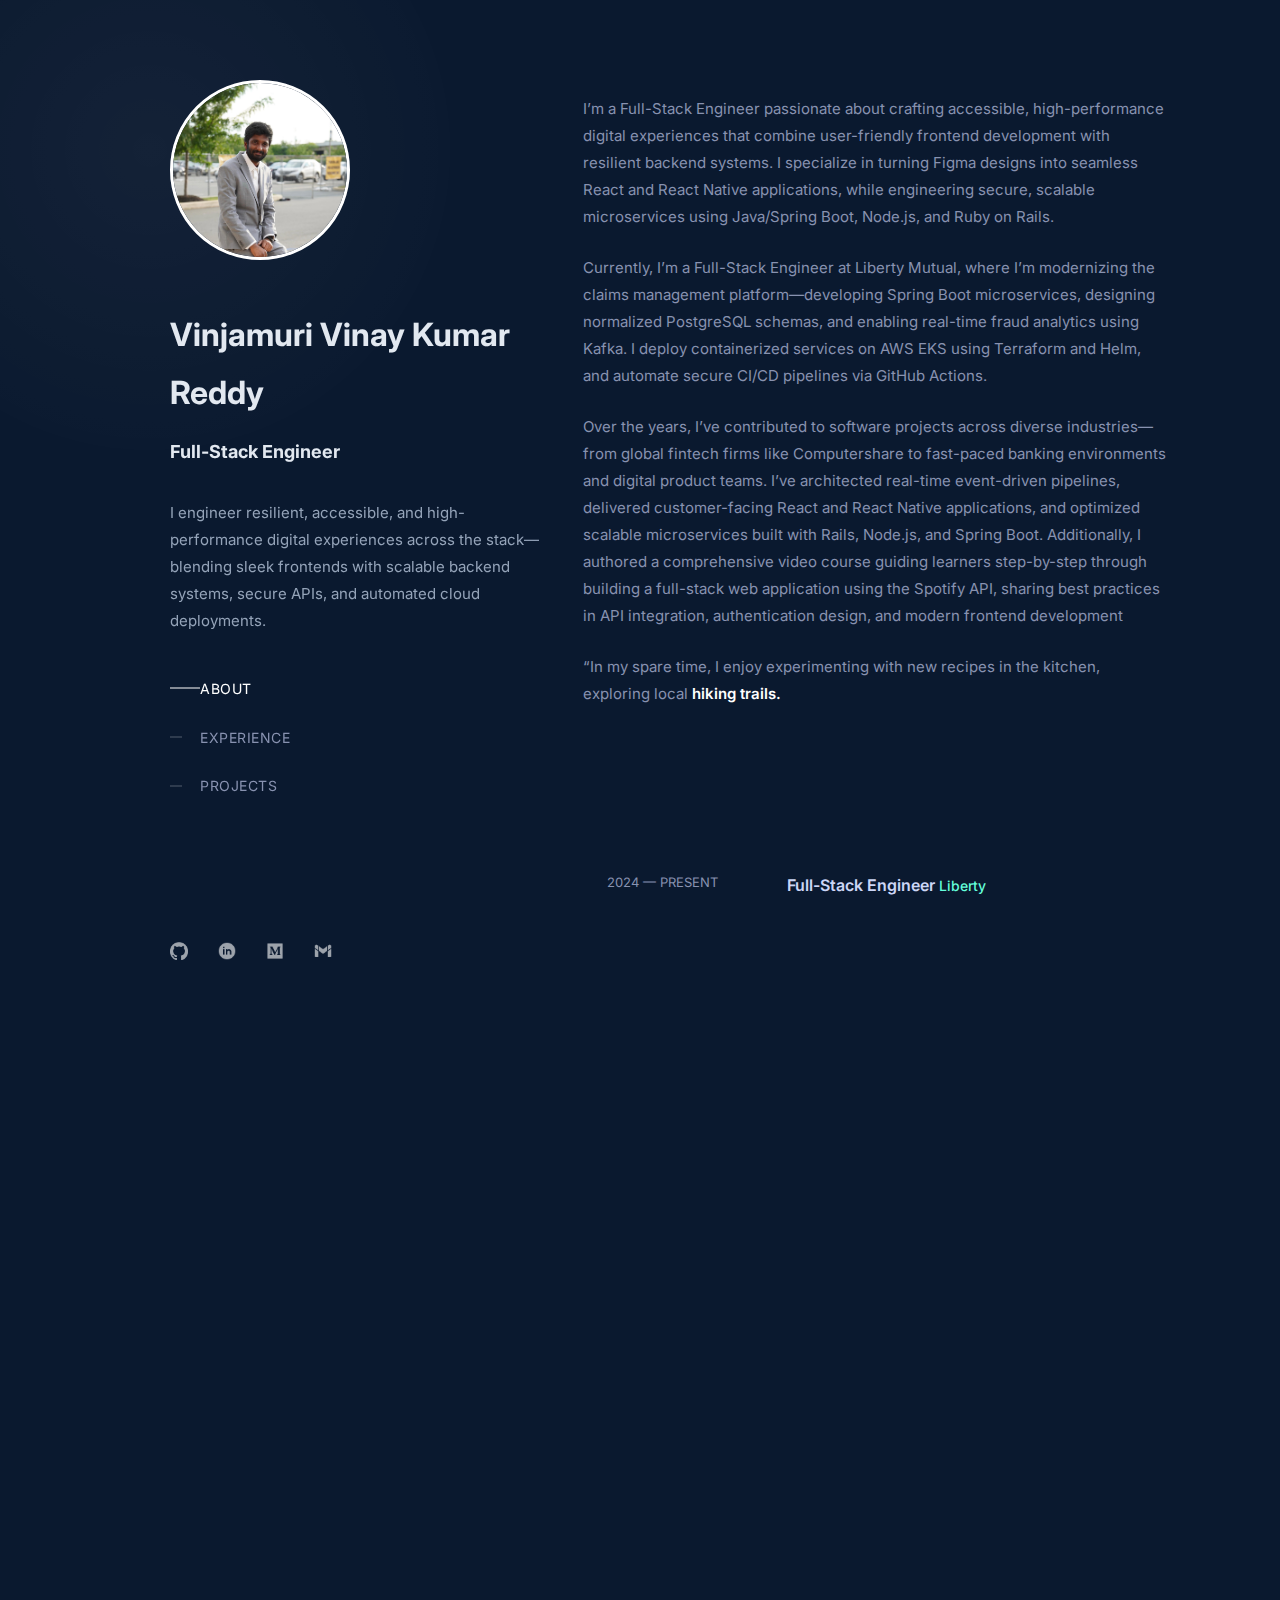
<file: index.html>
<!DOCTYPE html>
<html lang="en">
<head>
  <meta charset="UTF-8">
  <title>Vinay Reddy | Front End Developer</title>
  <meta name="viewport" content="width=device-width, initial-scale=1">
  <link 
    href="https://fonts.googleapis.com/css2?family=Inter:wght@400;500;600;700&display=swap" 
    rel="stylesheet"
  >
  <link rel="stylesheet" href="style.css">
</head>
<body>
    <div class="spotlight"></div>
  <div class="container">
    <aside class="sidebar">
      <div class="intro">
        <img src="icons/pic.jpeg" alt="Vinay Reddy" class="profile-pic">
        <h1>Vinjamuri Vinay Kumar Reddy</h1>
        <h2>Full-Stack Engineer</h2>
        <p>I engineer resilient, accessible, and high-performance digital experiences across the stack—blending 
          sleek frontends with scalable backend systems, secure APIs, and automated cloud deployments.
</p>
      </div>

      <nav class="menu">
        <ul>
          <li><a href="#about"      class="menu-link">ABOUT</a></li>
          <li><a href="#experience" class="menu-link">EXPERIENCE</a></li>
          <li><a href="#projects"   class="menu-link">PROJECTS</a></li>
        </ul>
      </nav>

      <div class="social-icons">
        <a href="https://github.com/V0130" target="_blank" rel="noopener noreferrer" 
        class="tooltip" data-label="GitHub">
          <img src="icons/github-mark-white.png" alt="GitHub"></a>
        <a href="https://www.linkedin.com/in/vinay-kumar-reddy-vinjamuri-612b54150/" target="_blank" rel="noopener noreferrer" 
         class="tooltip" data-label="LinkedIn">
          <img src="icons/linkedin-new.png"       alt="LinkedIn"></a>
        <a href="https://medium.com/@vinayreddy0199" target="_blank" rel="noopener noreferrer" 
         class="tooltip" data-label="Medium">
          <img src="icons/medium-new.png"   alt="Medium"></a>
        <a href="https://mail.google.com/" target="_blank" rel="noopener noreferrer" 
         class="tooltip" data-label="gmail">
          <img src="icons/new gmail.png"          alt="Gmail"></a>
      </div>
    </aside>

    <main class="content">
      <!-- ABOUT -->
      <section id="about">
        <p>
         I’m a Full-Stack Engineer passionate about crafting accessible, high-performance digital experiences that combine user-friendly 
         frontend development with resilient backend systems. I specialize in turning Figma designs into seamless React and React Native
          applications, while engineering secure, scalable microservices using Java/Spring Boot, Node.js, and Ruby on Rails.
        </p>
        <p>
        Currently, I’m a Full-Stack Engineer at Liberty Mutual, where I’m modernizing the claims management platform—developing Spring 
        Boot microservices, designing normalized PostgreSQL schemas, and enabling real-time fraud analytics using Kafka. I deploy 
        containerized services on AWS EKS using Terraform and Helm, and automate secure CI/CD pipelines via GitHub Actions. 

        </p>
        <p>
        Over the years, I’ve contributed to software projects across diverse industries—from global fintech firms like 
        Computershare to fast-paced banking environments and digital product teams. I’ve architected real-time event-driven pipelines,
        delivered customer-facing React and React Native applications, and optimized scalable microservices built with Rails, Node.js, 
        and Spring Boot. Additionally, I authored a comprehensive video course guiding learners step-by-step through building a full-stack 
        web application using the Spotify API, sharing best practices in API integration, authentication design, and modern frontend development
        </p>
        <p>
         “In my spare time, I enjoy experimenting with new recipes in the kitchen, exploring local
          <span class="highlight">hiking trails.</span>


        </p>
      </section>

      <!-- EXPERIENCE -->
      <section id="experience">
        <div class="experience-card">
          <div class="experience-date">2024 — PRESENT</div>
          <div class="experience-content">
            <h3>Full-Stack Engineer<a href="https://www.libertymutual.com/" class="company-link"> Liberty </a></h3>
            <p>
            Modernize Liberty Mutual’s claims management platform by engineering Spring Boot microservices and React.js interfaces that 
            handle high-volume policy and claims operations. Design normalized PostgreSQL schemas, integrate Kafka pipelines for real-time 
            fraud detection, and secure workflows with OAuth2 and JWT. Deploy containerized services on AWS EKS using Helm and Terraform,
            while automating CI/CD pipelines via GitHub Actions for continuous delivery with built-in testing and rollback support.


            </p>
            <div class="badges">
                <a href="#" class="badge-button">React.js</a>
                <a href="#" class="badge-button">Java / Spring Boot</a>
                <a href="#" class="badge-button">Kafka</a>
                <a href="#" class="badge-button">GitHub Actions</a>

            </div>

          </div>
        </div>

        <div class="experience-card">
          <div class="experience-date">2023 — 2024</div>
          <div class="experience-content">
            <h3>
               Full-Stack Mobile Engineer· 
              <a href="https://www.computershare.com/us" target="_blank" class="company-link">Computershare</a>
            </h3>
            
            <p>
              Developed the React Native Investor Center app—translating Figma designs into pixel-perfect, 
              accessible interfaces and integrating OAuth2/JWT flows to safeguard user data. Collaborated closely 
              with product and design teams to refine the UX, mentored junior engineers on best practices, and streamlined CI/CD 
              deployments with GitHub Actions.
            </p>
                <div class="badges">
                    <a href="#" class="badge-button">JavaScript</a>
                    <a href="#" class="badge-button">TypeScript</a>
                    <a href="#" class="badge-button">React</a>
                    <a href="#" class="badge-button">Figma</a>
                    <a href="#" class="badge-button">OAuth2 / JWT</a>
                    <a href="#" class="badge-button">GitHub Actions</a>
                </div>

          </div>
        </div>

        <div class="experience-card">
          <div class="experience-date">2022 — 2023</div>
          <div class="experience-content">
            <h3>
                Web Developer
              <a href="https://www.truist.com/" target="_blank" class="company-link">Truist</a>
            </h3>
            <p>
              Build and maintain critical components used to construct Truist’s customer-facing frontend across web and mobile banking platforms. 
              Collaborate with designers, product managers, and QA to implement and champion best practices in web accessibility (WCAG 2.1), ensuring an inclusive experience for all users.
            </p>
            <div class="badges">
                <a href="#" class="badge-button">JavaScript</a>
                <a href="#" class="badge-button">TypeScript</a>
                <a href="#" class="badge-button">React</a>
                <a href="#" class="badge-button">Storybook</a>
             </div>

          </div>
        </div>


         <div class="experience-card">
          <div class="experience-date">2020 — 2021</div>
          <div class="experience-content">
            <h3>
                Software Engineer 
              <a href="https://www.truist.com/" target="_blank" class="company-link">Comerica Bank</a>
            </h3>
            <p>
              Build and maintain critical components used to construct Comerica’s frontend experience, spanning online banking dashboards and 
              customer support portals. Partner with UX designers, product owners, and QA engineers to embed WCAG 2.1
              AA–compliant patterns into every feature, from form controls to data visualizations. Lead accessibility audits using axe-core
              and Lighthouse, drive remediation efforts, and evangelize inclusive design through brown-bag sessions and documentation
            </p>
            <div class="badges">
                <a href="#" class="badge-button">JavaScript</a>
                <a href="#" class="badge-button">TypeScript</a>
                <a href="#" class="badge-button">React</a>
                <a href="#" class="badge-button">Jest & React Testing Library</a>
             </div>

          </div>
        </div>




         <div class="experience-card">
          <div class="experience-date">2019 — 2020</div>
          <div class="experience-content">
            <h3>
                Frontend Developer
              <a href="https://www.tecnics.com/" target="_blank" class="company-link">TecPMS</a>
            </h3>
            <p>
              Build and maintain critical components used to construct TecPMS’s frontend experience, spanning client portals
              and internal dashboards. Partner with UX designers, product managers, and QA to embed WCAG 2.1 AA–compliant patterns 
              into every feature, from custom form controls to interactive data tables. Lead accessibility audits using axe-core and 
              Lighthouse, drive remediation efforts, and evangelize inclusive design through workshops and living documentation.
            <div class="badges">
                <a href="#" class="badge-button">JavaScript</a>
                <a href="#" class="badge-button">TypeScript</a>
                <a href="#" class="badge-button">React</a>
                
             </div>

          </div>
        </div>




        <div class="experience-card">
          <div class="experience-date">2018 — 2018</div>
          <div class="experience-content">
            <h3>
                Software Developer Intern
              <a href="https://www.techmahindra.com/" target="_blank" class="company-link">Tech Mahindra</a>
            </h3>
            <p>
              Designed and developed automated test suites for web applications using Selenium WebDriver and Java, ensuring cross-browser 
              compatibility and UI consistency. Built and maintained TestNG-based frameworks, integrated with Jenkins for CI/CD to catch 
              regressions early. Collaborated with developers and product owners to define test plans, wrote detailed defect reports in JIRA, 
              and verified fixes through manual and automated checks.
            </p>
            <div class="badges">
                <a href="#" class="badge-button">JavaScript</a>
                <a href="#" class="badge-button">TypeScript</a>
                <a href="#" class="badge-button">SQL</a>
                <a href="#" class="badge-button">HTML</a>
             </div>

          </div>
        </div>

        <div class="resume-link">
          <a href="icons/resume.doc (2).docx" target="_blank" rel="noopener noreferrer">
            Download cv ↗
          </a>
        </div>
      </section>

      <!-- PROJECTS
      <section id="projects">
        <h3>Selected Projects</h3>
        <p>
          Showcase coming soon. Stay tuned!<br><br>
          I’m a developer passionate about crafting accessible, pixel-perfect user interfaces that blend design with robust engineering.
          My favorite work lies at the intersection of design and development, creating experiences that not only look great but
          are meticulously built for performance and usability.<br><br>
          Currently, I'm a Senior Front-End Engineer at Klaviyo, specializing in accessibility. I contribute to UI component development,
          ensuring our platform meets web accessibility standards to deliver an inclusive user experience.<br><br>
          In the past, I’ve developed software across advertising agencies, large corporations, start-ups, and small digital studios.
          I also released a comprehensive video course guiding learners through building a web app with the Spotify API.<br><br>
          In my spare time, I climb, read, hang out with my wife and two cats, or run around Hyrule searching for Korok seeds.
        </p>
      </section> -->
    </main>
  </div>
  </div>




<script>
document.addEventListener('DOMContentLoaded', () => {
  const sections = document.querySelectorAll('main.content section');
  const links    = document.querySelectorAll('.menu-link');

  const obsOptions = {
    root: null,               // viewport
    rootMargin: '0px 0px -50% 0px', // bottom margin pulls trigger to mid-screen
    threshold: 0
  };

  const obsCallback = (entries) => {
    entries.forEach(entry => {
      if (entry.isIntersecting) {
        const id = entry.target.id;
        links.forEach(link => {
          link.classList.toggle(
            'active',
            link.getAttribute('href') === `#${id}`
          );
        });
      }
    });
  };

  const observer = new IntersectionObserver(obsCallback, obsOptions);
  sections.forEach(sec => observer.observe(sec));
});


// Make entire experience-card clickable
  document.querySelectorAll('.experience-card').forEach(card => {
    const link = card.querySelector('.company-link');
    if (!link) return;

    card.style.cursor = 'pointer';
    card.addEventListener('click', () => {
      window.open(link.href, '_blank');
    });

    link.addEventListener('click', e => e.stopPropagation());
  });



const spot = document.querySelector('.spotlight');
    window.addEventListener('mousemove', e => {
      spot.style.transform = `translate(${e.clientX}px, ${e.clientY}px)`;
    });




</script>

</body>
</html>


</body>
</html>
</file>
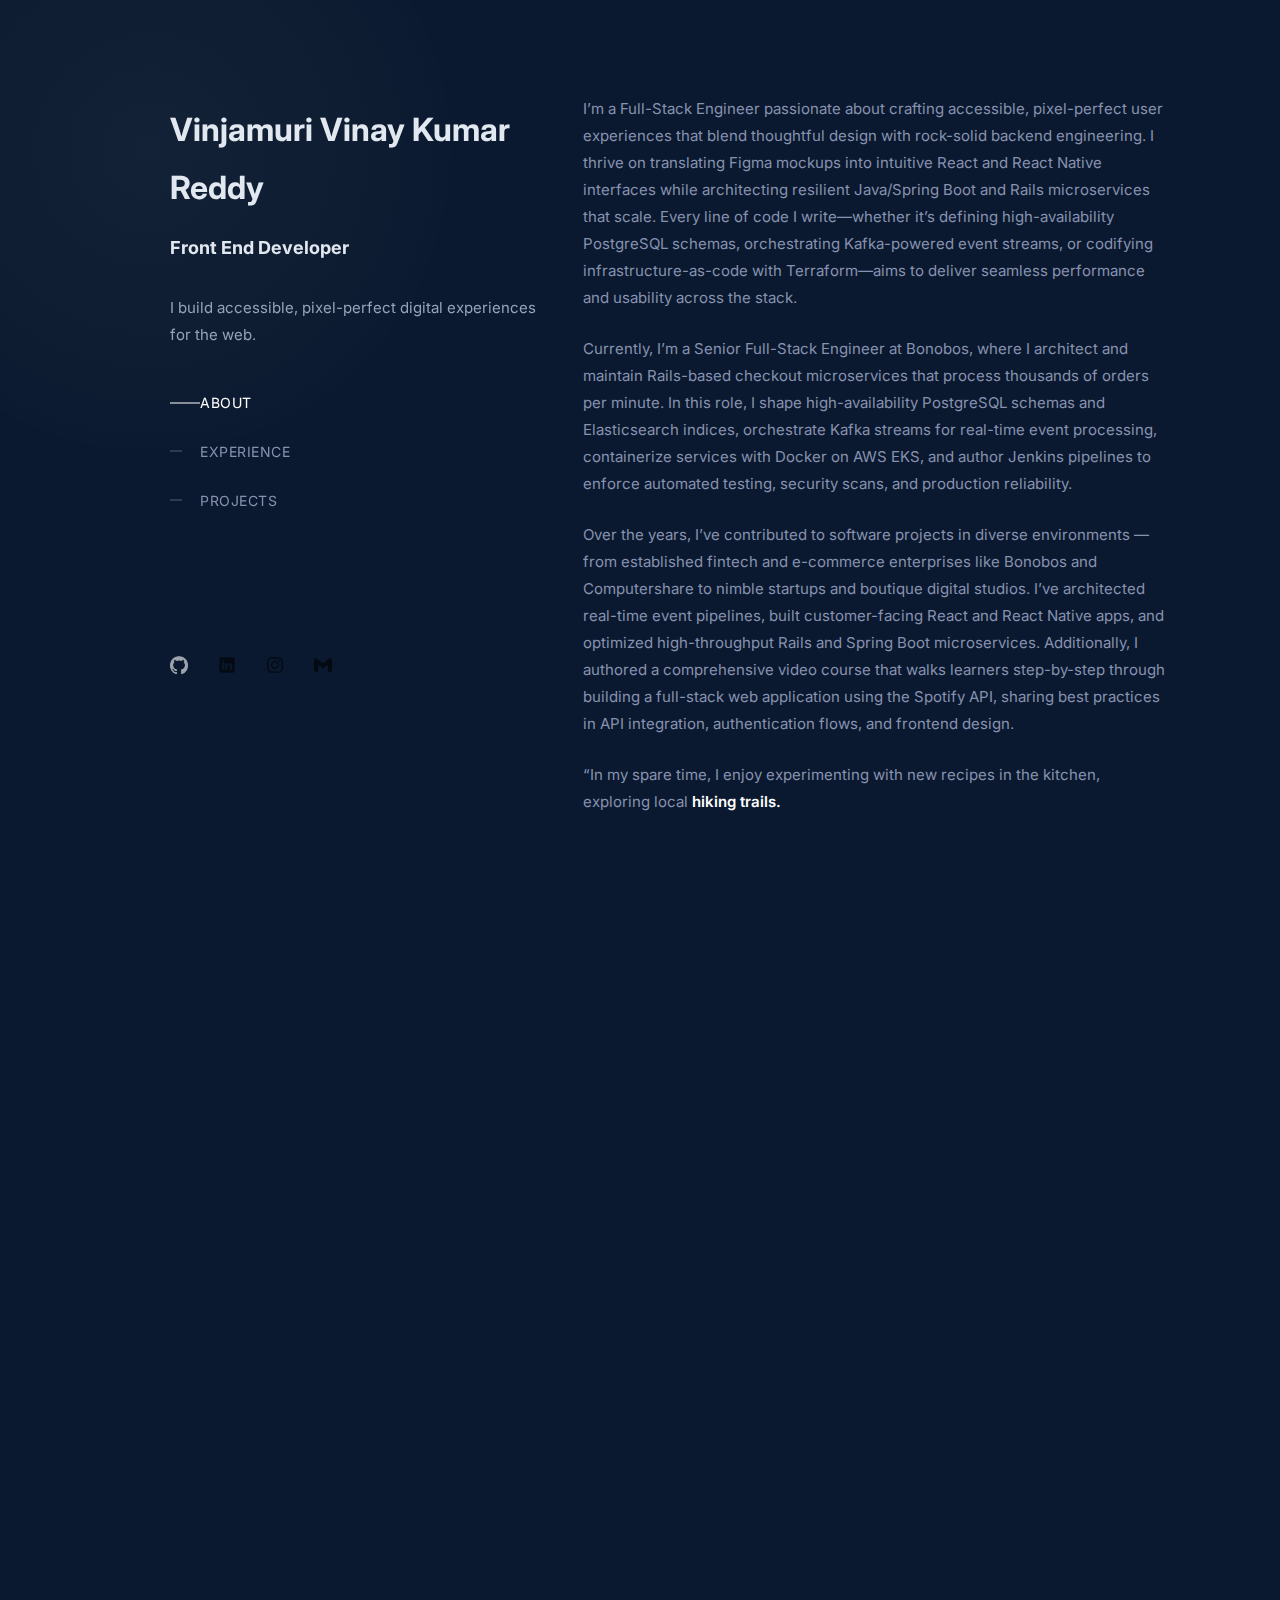
<file: portfolio.html>
<!DOCTYPE html>
<html lang="en">
<head>
  <meta charset="UTF-8">
  <title>Vinay Reddy | Front End Developer</title>
  <meta name="viewport" content="width=device-width, initial-scale=1">
  <link 
    href="https://fonts.googleapis.com/css2?family=Inter:wght@400;500;600;700&display=swap" 
    rel="stylesheet"
  >
  <link rel="stylesheet" href="style.css">
</head>
<body>
    <div class="spotlight"></div>
  <div class="container">
    <aside class="sidebar">
      <div class="intro">
        <h1>Vinjamuri Vinay Kumar Reddy</h1>
        <h2>Front End Developer</h2>
        <p>I build accessible, pixel-perfect digital experiences for the web.</p>
      </div>

      <nav class="menu">
        <ul>
          <li><a href="#about"      class="menu-link">ABOUT</a></li>
          <li><a href="#experience" class="menu-link">EXPERIENCE</a></li>
          <li><a href="#projects"   class="menu-link">PROJECTS</a></li>
        </ul>
      </nav>

      <div class="social-icons">
        <a href="https://github.com/" target="_blank" rel="noopener noreferrer" 
        class="tooltip" data-label="GitHub">
          <img src="icons/github-mark-white.png" alt="GitHub"></a>
        <a href="https://www.linkedin.com/feed/" target="_blank" rel="noopener noreferrer" 
         class="tooltip" data-label="LinkedIn">
          <img src="icons/download (1).png"       alt="LinkedIn"></a>
        <a href="https://www.instagram.com/" target="_blank" rel="noopener noreferrer" 
         class="tooltip" data-label="Instagram">
          <img src="icons/instagram-brands.svg"   alt="Instagram"></a>
        <a href="https://mail.google.com/" target="_blank" rel="noopener noreferrer" 
         class="tooltip" data-label="gmail">
          <img src="icons/gmail (1).svg"          alt="Gmail"></a>
      </div>
    </aside>

    <main class="content">
      <!-- ABOUT -->
      <section id="about">
        <p>
         I’m a Full-Stack Engineer passionate about crafting accessible, pixel-perfect user experiences that blend thoughtful
          design with rock-solid backend engineering. I thrive on translating Figma mockups into intuitive React and React Native
           interfaces while architecting resilient Java/Spring Boot and Rails microservices that scale. Every line of code 
           I write—whether it’s defining high-availability PostgreSQL schemas, orchestrating Kafka-powered event streams, 
           or codifying infrastructure-as-code with Terraform—aims to deliver seamless performance and usability across the stack.
        </p>
        <p>
         Currently, I’m a Senior Full-Stack Engineer at Bonobos, where I architect and maintain Rails-based checkout microservices 
         that process thousands of orders per minute. In this role, I shape high-availability PostgreSQL schemas and Elasticsearch indices, 
         orchestrate Kafka streams for real-time event processing, containerize services with Docker on AWS EKS, and author 
         Jenkins pipelines to enforce automated testing, security scans, and production reliability.

        </p>
        <p>
          Over the years, I’ve contributed to software projects in diverse environments — from established fintech and e-commerce 
          enterprises like Bonobos and Computershare to nimble startups and boutique digital studios. I’ve architected real-time 
          event pipelines, built customer-facing React and React Native apps, and optimized high-throughput Rails and Spring Boot microservices.
           Additionally, I authored a comprehensive video course that walks learners step-by-step through building a full-stack web application
            using the Spotify API, sharing best practices in API integration, authentication flows, and frontend design.
        </p>
        <p>
         “In my spare time, I enjoy experimenting with new recipes in the kitchen, exploring local
          <span class="highlight">hiking trails.</span>


        </p>
      </section>

      <!-- EXPERIENCE -->
      <section id="experience">
        <div class="experience-card">
          <div class="experience-date">2024 — PRESENT</div>
          <div class="experience-content">
            <h3>Full-Stack Engineer<a href="https://bonobos.com/" class="company-link"> Bonobos ↗</a></h3>
            <p>
              Architect and maintain Rails-based checkout microservices that process thousands of orders per minute—shaping high-availability 
              PostgreSQL schemas, Elasticsearch indices, and Kafka streams for real-time reliability. Containerize services with Docker on AWS EKS, 
              and author Jenkins pipelines to automate testing, security scans, and production rollouts.
            </p>
            <div class="badges">
                <a href="#" class="badge-button">Ruby on Rails</a>
                <a href="#" class="badge-button">PostgreSQL</a>
                <a href="#" class="badge-button">Kafka</a>
                <a href="#" class="badge-button">TypeScript</a>
                <a href="#" class="badge-button">JavaScript</a>

            </div>

          </div>
        </div>

        <div class="experience-card">
          <div class="experience-date">2023 — 2024</div>
          <div class="experience-content">
            <h3>
               Full-Stack Mobile Engineer· 
              <a href="https://www.computershare.com/us" target="_blank" class="company-link">Computershare</a>
            </h3>
            
            <p>
              Developed the React Native Investor Center app—translating Figma designs into pixel-perfect, 
              accessible interfaces and integrating OAuth2/JWT flows to safeguard user data. Collaborated closely 
              with product and design teams to refine the UX, mentored junior engineers on best practices, and streamlined CI/CD 
              deployments with GitHub Actions.
            </p>
                <div class="badges">
                    <a href="#" class="badge-button">JavaScript</a>
                    <a href="#" class="badge-button">TypeScript</a>
                    <a href="#" class="badge-button">React</a>
                    <a href="#" class="badge-button">Figma</a>
                    <a href="#" class="badge-button">OAuth2 / JWT</a>
                    <a href="#" class="badge-button">GitHub Actions</a>
                </div>

          </div>
        </div>

        <div class="experience-card">
          <div class="experience-date">2022 — 2023</div>
          <div class="experience-content">
            <h3>
                Web Developer
              <a href="https://www.truist.com/" target="_blank" class="company-link">Truist</a>
            </h3>
            <p>
              Build and maintain critical components used to construct Truist’s customer-facing frontend across web and mobile banking platforms. 
              Collaborate with designers, product managers, and QA to implement and champion best practices in web accessibility (WCAG 2.1), ensuring an inclusive experience for all users.
            </p>
            <div class="badges">
                <a href="#" class="badge-button">JavaScript</a>
                <a href="#" class="badge-button">TypeScript</a>
                <a href="#" class="badge-button">React</a>
                <a href="#" class="badge-button">Storybook</a>
             </div>

          </div>
        </div>


         <div class="experience-card">
          <div class="experience-date">2020 — 2021</div>
          <div class="experience-content">
            <h3>
                Software Engineer 
              <a href="https://www.truist.com/" target="_blank" class="company-link">Comerica Bank</a>
            </h3>
            <p>
              Build and maintain critical components used to construct Comerica’s frontend experience, spanning online banking dashboards and 
              customer support portals. Partner with UX designers, product owners, and QA engineers to embed WCAG 2.1
              AA–compliant patterns into every feature, from form controls to data visualizations. Lead accessibility audits using axe-core
              and Lighthouse, drive remediation efforts, and evangelize inclusive design through brown-bag sessions and documentation
            </p>
            <div class="badges">
                <a href="#" class="badge-button">JavaScript</a>
                <a href="#" class="badge-button">TypeScript</a>
                <a href="#" class="badge-button">React</a>
                <a href="#" class="badge-button">Jest & React Testing Library</a>
             </div>

          </div>
        </div>




         <div class="experience-card">
          <div class="experience-date">2019 — 2020</div>
          <div class="experience-content">
            <h3>
                Frontend Developer
              <a href="https://www.tecnics.com/" target="_blank" class="company-link">TecPMS</a>
            </h3>
            <p>
              Build and maintain critical components used to construct TecPMS’s frontend experience, spanning client portals
              and internal dashboards. Partner with UX designers, product managers, and QA to embed WCAG 2.1 AA–compliant patterns 
              into every feature, from custom form controls to interactive data tables. Lead accessibility audits using axe-core and 
              Lighthouse, drive remediation efforts, and evangelize inclusive design through workshops and living documentation.
            <div class="badges">
                <a href="#" class="badge-button">JavaScript</a>
                <a href="#" class="badge-button">TypeScript</a>
                <a href="#" class="badge-button">React</a>
                
             </div>

          </div>
        </div>




        <div class="experience-card">
          <div class="experience-date">2018 — 2018</div>
          <div class="experience-content">
            <h3>
                Software Developer Intern
              <a href="https://www.techmahindra.com/" target="_blank" class="company-link">Tech Mahindra</a>
            </h3>
            <p>
              Designed and developed automated test suites for web applications using Selenium WebDriver and Java, ensuring cross-browser 
              compatibility and UI consistency. Built and maintained TestNG-based frameworks, integrated with Jenkins for CI/CD to catch 
              regressions early. Collaborated with developers and product owners to define test plans, wrote detailed defect reports in JIRA, 
              and verified fixes through manual and automated checks.
            </p>
            <div class="badges">
                <a href="#" class="badge-button">JavaScript</a>
                <a href="#" class="badge-button">TypeScript</a>
                <a href="#" class="badge-button">SQL</a>
                <a href="#" class="badge-button">HTML</a>
             </div>

          </div>
        </div>

        <div class="resume-link">
          <a href="icons/resume.doc.docx" target="_blank" rel="noopener noreferrer">
            View Full Résumé ↗
          </a>
        </div>
      </section>

      <!-- PROJECTS
      <section id="projects">
        <h3>Selected Projects</h3>
        <p>
          Showcase coming soon. Stay tuned!<br><br>
          I’m a developer passionate about crafting accessible, pixel-perfect user interfaces that blend design with robust engineering.
          My favorite work lies at the intersection of design and development, creating experiences that not only look great but
          are meticulously built for performance and usability.<br><br>
          Currently, I'm a Senior Front-End Engineer at Klaviyo, specializing in accessibility. I contribute to UI component development,
          ensuring our platform meets web accessibility standards to deliver an inclusive user experience.<br><br>
          In the past, I’ve developed software across advertising agencies, large corporations, start-ups, and small digital studios.
          I also released a comprehensive video course guiding learners through building a web app with the Spotify API.<br><br>
          In my spare time, I climb, read, hang out with my wife and two cats, or run around Hyrule searching for Korok seeds.
        </p>
      </section> -->
    </main>
  </div>
  </div>




<script>
document.addEventListener('DOMContentLoaded', () => {
  const sections = document.querySelectorAll('main.content section');
  const links    = document.querySelectorAll('.menu-link');

  const obsOptions = {
    root: null,               // viewport
    rootMargin: '0px 0px -50% 0px', // bottom margin pulls trigger to mid-screen
    threshold: 0
  };

  const obsCallback = (entries) => {
    entries.forEach(entry => {
      if (entry.isIntersecting) {
        const id = entry.target.id;
        links.forEach(link => {
          link.classList.toggle(
            'active',
            link.getAttribute('href') === `#${id}`
          );
        });
      }
    });
  };

  const observer = new IntersectionObserver(obsCallback, obsOptions);
  sections.forEach(sec => observer.observe(sec));
});


// Make entire experience-card clickable
  document.querySelectorAll('.experience-card').forEach(card => {
    const link = card.querySelector('.company-link');
    if (!link) return;

    card.style.cursor = 'pointer';
    card.addEventListener('click', () => {
      window.open(link.href, '_blank');
    });

    link.addEventListener('click', e => e.stopPropagation());
  });



const spot = document.querySelector('.spotlight');
    window.addEventListener('mousemove', e => {
      spot.style.transform = `translate(${e.clientX}px, ${e.clientY}px)`;
    });




</script>

</body>
</html>


</body>
</html>
</file>
<file: style.css>
*{
    box-sizing: border-box;
}

:root {
  --bg: #0a192f;
  --text-main: #ccd6f6;
  --text-light: #8892b0;
  --accent: #64ffda;
  --badge-bg: rgba(100, 255, 218, 0.1);
  --font: 'Inter', sans-serif;
}

/* Layout base */
html, body {
  margin: 0;
  padding: 0;
  height: 100%;
  font-family: var(--font);
  background-color: var(--bg);
  color: var(--text-main);
  font-size: 16px;
  line-height: 1.8;
  overflow-x: hidden; /* ✅ prevent horizontal scroll only */
}



.container {
  max-width: 1200px;
  margin: 0 auto;
  padding: 0 32px;
  box-sizing: border-box;
  display: flex;
  flex-direction: row;
  gap: 40px;
  width: 100%;
  flex-wrap: wrap;
}

/* =================== SIDEBAR =================== */
.sidebar {
  width: 30%;
  min-width: 260px;
  padding: 80px 0;
  position: fixed;
  left: 170px;
  top: 0;
  bottom: 0;
}


.sidebar h1 {
  font-size: 32px;
  font-weight: 700;
  margin-bottom: 10px;
  color: #E2E8F0;
}

.sidebar h2 {
  font-size: 18px;
  /* color: var(--text-light); */
  color: #E2E8F0;
  margin-bottom: 30px;
}

.sidebar p {
  color: #94a3b8;
  margin-bottom: 40px;
  font-size: 15px;
}

/* Sidebar nav */
.menu ul {
  list-style: none;
  padding-left: 0;
  margin: 0 0 40px;
}

.menu ul li {
  margin-bottom: 20px;
}

.menu-link {
  position: relative;
  display: inline-block;
  color: var(--text-light);
  text-decoration: none;
  font-size: 14px;
  letter-spacing: 0.5px;
  padding-left: 30px;
  transition: all 0.3s ease;
}

.menu-link::before {
  content: '';
  position: absolute;
  left: 0;
  top: 50%;
  transform: translateY(-50%);
  height: 1px;
  width: 12px;
  background-color: rgba(255, 255, 255, 0.3);
  transition: all 0.3s ease;
}

.menu-link:hover {
  color: #ffffff;
  padding-left: 38px;
}

.menu-link:hover::before {
  width: 30px;
  background-color: #ffffff;
}

.menu-link.active {
  color: #ffffff;
}

.menu-link.active::before {
  width: 30px;
  background-color: #ffffff;
}

.social-icons {
  display: flex;
  gap: 30px;
  padding-top: 100px;
}

.social-icons a {
  display: inline-block;
  transition: transform 0.2s ease, filter 0.2s ease;
}

.social-icons img {
  width: 18px;
  height: 18px;
  opacity: 0.6;
  transition: opacity 0.3s ease, transform 0.3s ease;
}

.social-icons img:hover {
  opacity: 1;
  transform: scale(1.1);
}


/* =================== CONTENT =================== */
.content {
  width: 65%;
  margin-left: 45%;        /* ✅ This aligns the content next to the fixed sidebar */
  padding: 80px 80px 80px 80px;
  height: auto;            /* ✅ Important: remove fixed height */
  overflow-y: visible;     /* ✅ Let body handle scrolling */
  scroll-behavior: smooth;
}



.content section {
  margin-bottom: 80px;
}

/* Paragraphs */
.content p {
  font-size: 15px;
  color: var(--text-light);
  max-width: 680px;
  margin-bottom: 24px;
}

.highlight {
  color:white;               /* Bright teal accent */
  font-weight: 600;
  position: relative;
}

.highlight::after {
  content: '';
  position: absolute;
  bottom: -2px;
  left: 0;
  width: 100%;
  height: 1px;
  /* background-color: #64ffda; */
  opacity: 0.3;
}






/* Experience section */
#experience {
  padding-top: 60px;
}

/* Unified card container for both date + content */
.experience-card {
  display: flex;
  gap: 20px;
  align-items: flex-start;
  padding: 24px;
  border-radius: 12px;
  transition: background 0.3s ease, box-shadow 0.3s ease;
  margin-bottom: 40px;
}

/* Only on hover: background + border appears */
.experience-card:hover {
  background: rgba(100, 255, 218, 0.05); /* faded box */
  box-shadow: 0 0 0 1px rgba(100, 255, 218, 0.2); /* subtle border */
}

.experience-date {
  width: 160px;
  font-size: 13px;
  color: var(--text-light);
  flex-shrink: 0;
}

.experience-content h3 {
  font-size: 16px;
  margin: 0 0 8px;
  font-weight: 600;
  transition: color 0.3s ease;
}

.experience-card:hover h3 {
  color: var(--accent); /* sky blue on hover */
}

.experience-content p {
  font-size: 14px;
  color: var(--text-light);
  margin: 10px 0 16px;
  line-height: 1.6;
  max-width: 640px;
}

.experience-content a {
  text-decoration: none;
  color: var(--accent);
  font-weight: 500;
  margin-right: 20px;
  font-size: 14px;
}

.resume-link {
  margin-top: 40px;
  font-weight: 600;
}

.resume-link a {
  color: var(--text-main);
  text-decoration: none;
  font-size: 16px;
  position: relative;
  transition: color 0.3s ease;
}

.resume-link a:hover {
  color: var(--accent); /* sky blue hover */
}

.resume-link a::after {
  content: ' ↗';
  font-size: 14px;
  opacity: 0.7;
}



.company-link {
  color: var(--text-main);
  text-decoration: none;
}

.company-link:hover {
  color: var(--accent);
}


.badges span {
  display: inline-block;
  margin: 6px 8px 0 0;
  padding: 5px 12px;
  background: rgba(100, 255, 218, 0.1);
  color: var(--accent);
  font-size: 13px;
  border-radius: 4px;
}

/* Pan-style cursor on experience card hover */
.experience-card {
  cursor: pointer;  /* or use `move` if you prefer */
}

/* Make badges look like clickable buttons */
.badges {
  display: flex;
  flex-wrap: wrap;
  gap: 8px;
  margin-top: 10px;
}

.badge-button {
  display: inline-block;
  padding: 6px 12px;
  font-size: 13px;
  font-weight: 500;
  color: var(--accent);
  background-color: rgba(100, 255, 218, 0.1);
  border: 1px solid rgba(100, 255, 218, 0.4);
  border-radius: 4px;
  text-decoration: none;
  transition: all 0.2s ease;
}

.badge-button:hover {
  background-color: rgba(100, 255, 218, 0.2);
  color: #ffffff;
  border-color: var(--accent);
}




/* .timeframe {
  font-size: 13px;
  color: var(--text-light);
  margin-top: 60px;
  margin-bottom: 10px;
}

.job h3 {
  font-size: 16px;
  margin: 0 0 10px;
}

.job p {
  font-size: 14px;
  color: var(--text-light);
  max-width: 640px;
} */

.badges span {
  display: inline-block;
  margin: 10px 10px 0 0;
  padding: 4px 12px;
  background: rgba(100, 255, 218, 0.1);
  color: var(--accent);
  font-size: 13px;
  border-radius: 4px;
}

/* Scrollable content wrapper */
.scroll-container {
  margin-left: 35%; /* Matches sidebar width */
  width: 65%;
  height: 100vh;
  overflow-y: auto;
  scroll-behavior: smooth;
  padding: 80px 40px;
  box-sizing: border-box;
}

/* Ensure content inside scroll area flows normally */
.content {
  width: 100%;
}

/* Fix for scroll listener */
main.content {
  padding: 80px 40px 80px 0;
  width: 100%;
}

.spotlight {
  position: fixed;
  top: 0; left: 0;
  width: 600px;               /* ↑ bigger diameter */
  height: 600px;
  margin-left: -150px;        /* half of width */
  margin-top: -150px;         /* half of height */
  border-radius: 50%;
  pointer-events: none;
  background: radial-gradient(
    circle,
    rgba(255,255,255,0.04) 0%, /* ↓ very subtle center */
    rgba(255,255,255,0) 80%    /* ↑ soft fade edge */
  );
  mix-blend-mode: screen;
  transition: background 0.1s;
}



.content {
  position: relative;
  z-index: 1;
}

/* toottip */
.tooltip {
  position: relative;
  display: inline-block;
}

.tooltip::after {
  content: attr(data-label);
  position: absolute;
  bottom: 140%;
  left: 50%;
  transform: translateX(-50%);
  background: #ffffff;
  color: #0a192f;
  padding: 4px 8px;
  border-radius: 4px;
  font-size: 12px;
  font-weight: 500;
  white-space: nowrap;
  opacity: 0;
  pointer-events: none;
  transition: opacity 0.3s ease;
  box-shadow: 0 2px 6px rgba(0,0,0,0.15);
  z-index: 10;
}

.tooltip:hover::after {
  opacity: 1;
}


.profile-pic {
  width: 180px;
  height: 180px;
  border-radius: 50%;
  object-fit: cover;
  margin-bottom: 1rem;
  border: 3px solid white;
}


/* add this to your style.css */
.content section {
  /* push the anchor down by the height of your top padding */
  scroll-margin-top: 80px; /* ← adjust this value to your content’s top padding */
}



/* =================== RESPONSIVE =================== */
@media (max-width: 768px) {
  .container {
    flex-direction: column;
  }

  .sidebar,
  .content {
    width: 100%;
    position: static;
    margin: 0;
    padding: 40px 20px;
    height: auto;
  }

  .content {
    overflow-y: visible;
    margin-left: 0;
  }
}
</file>
